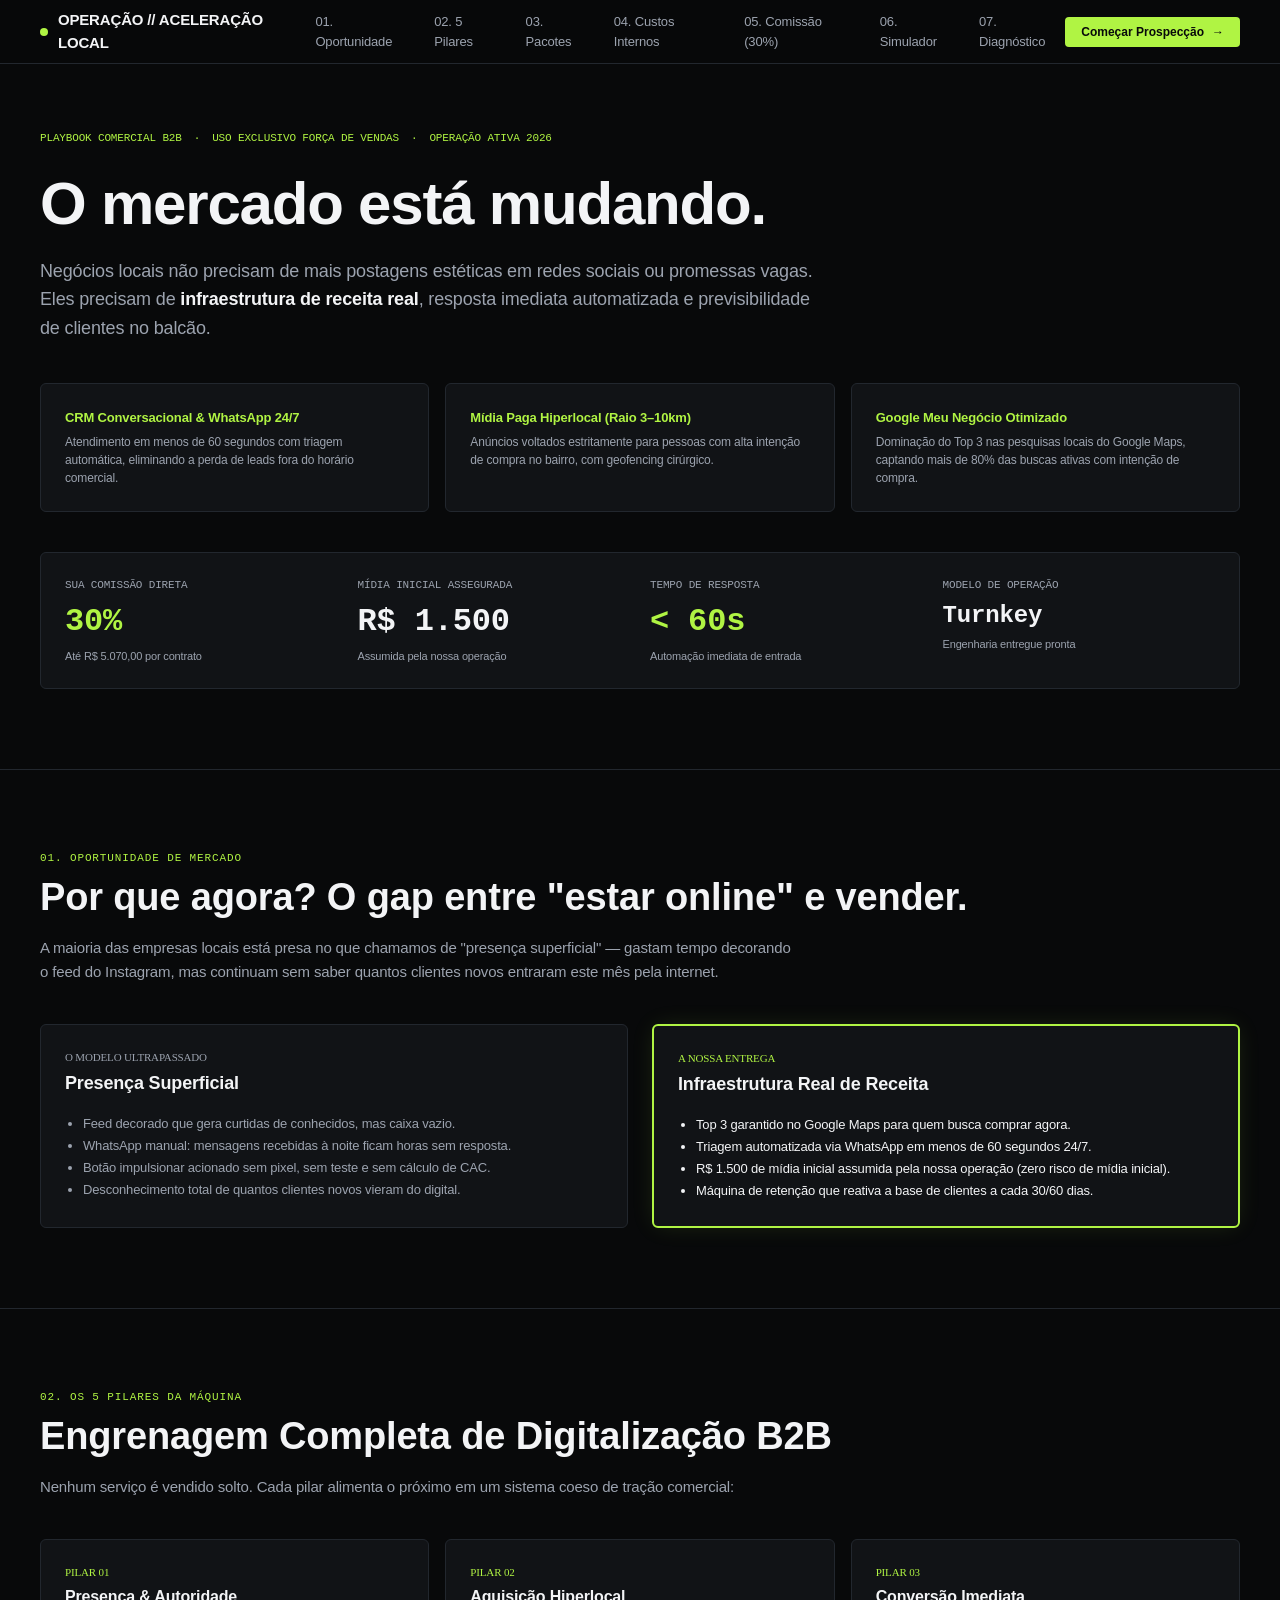
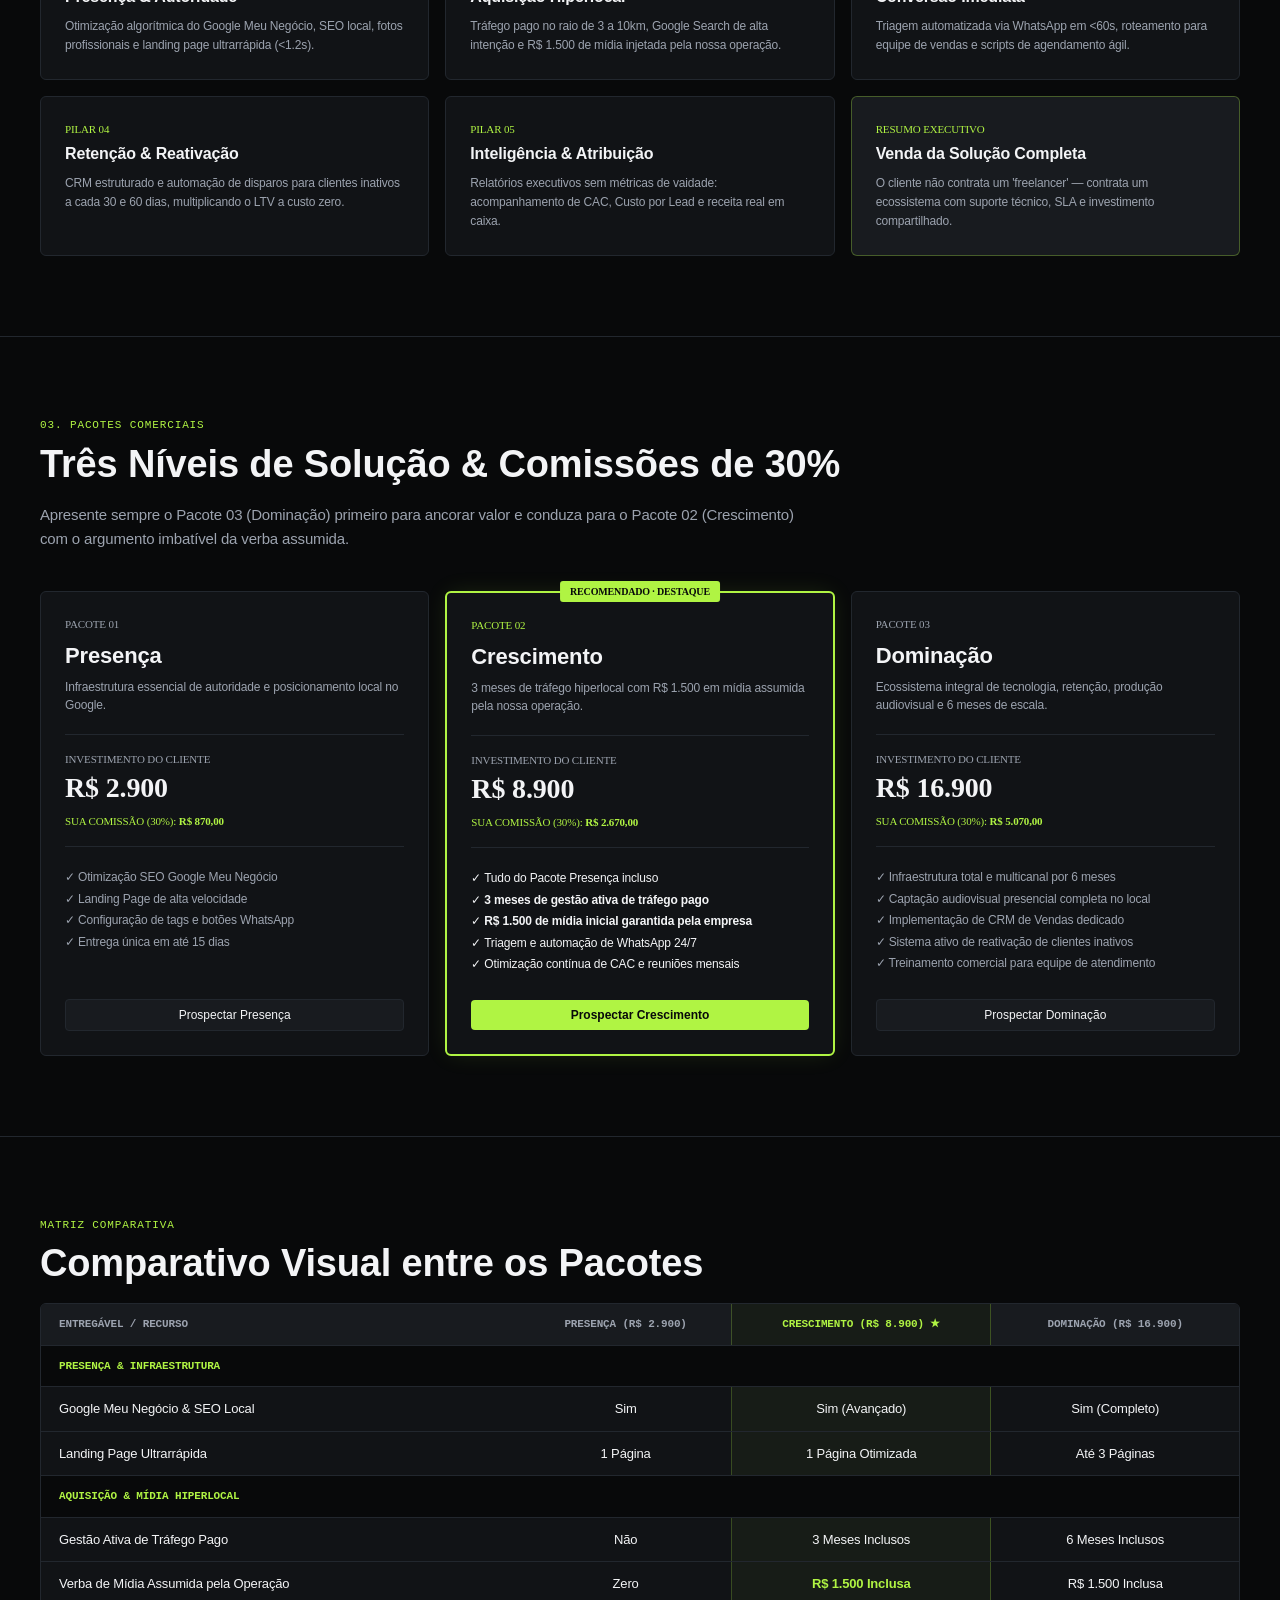
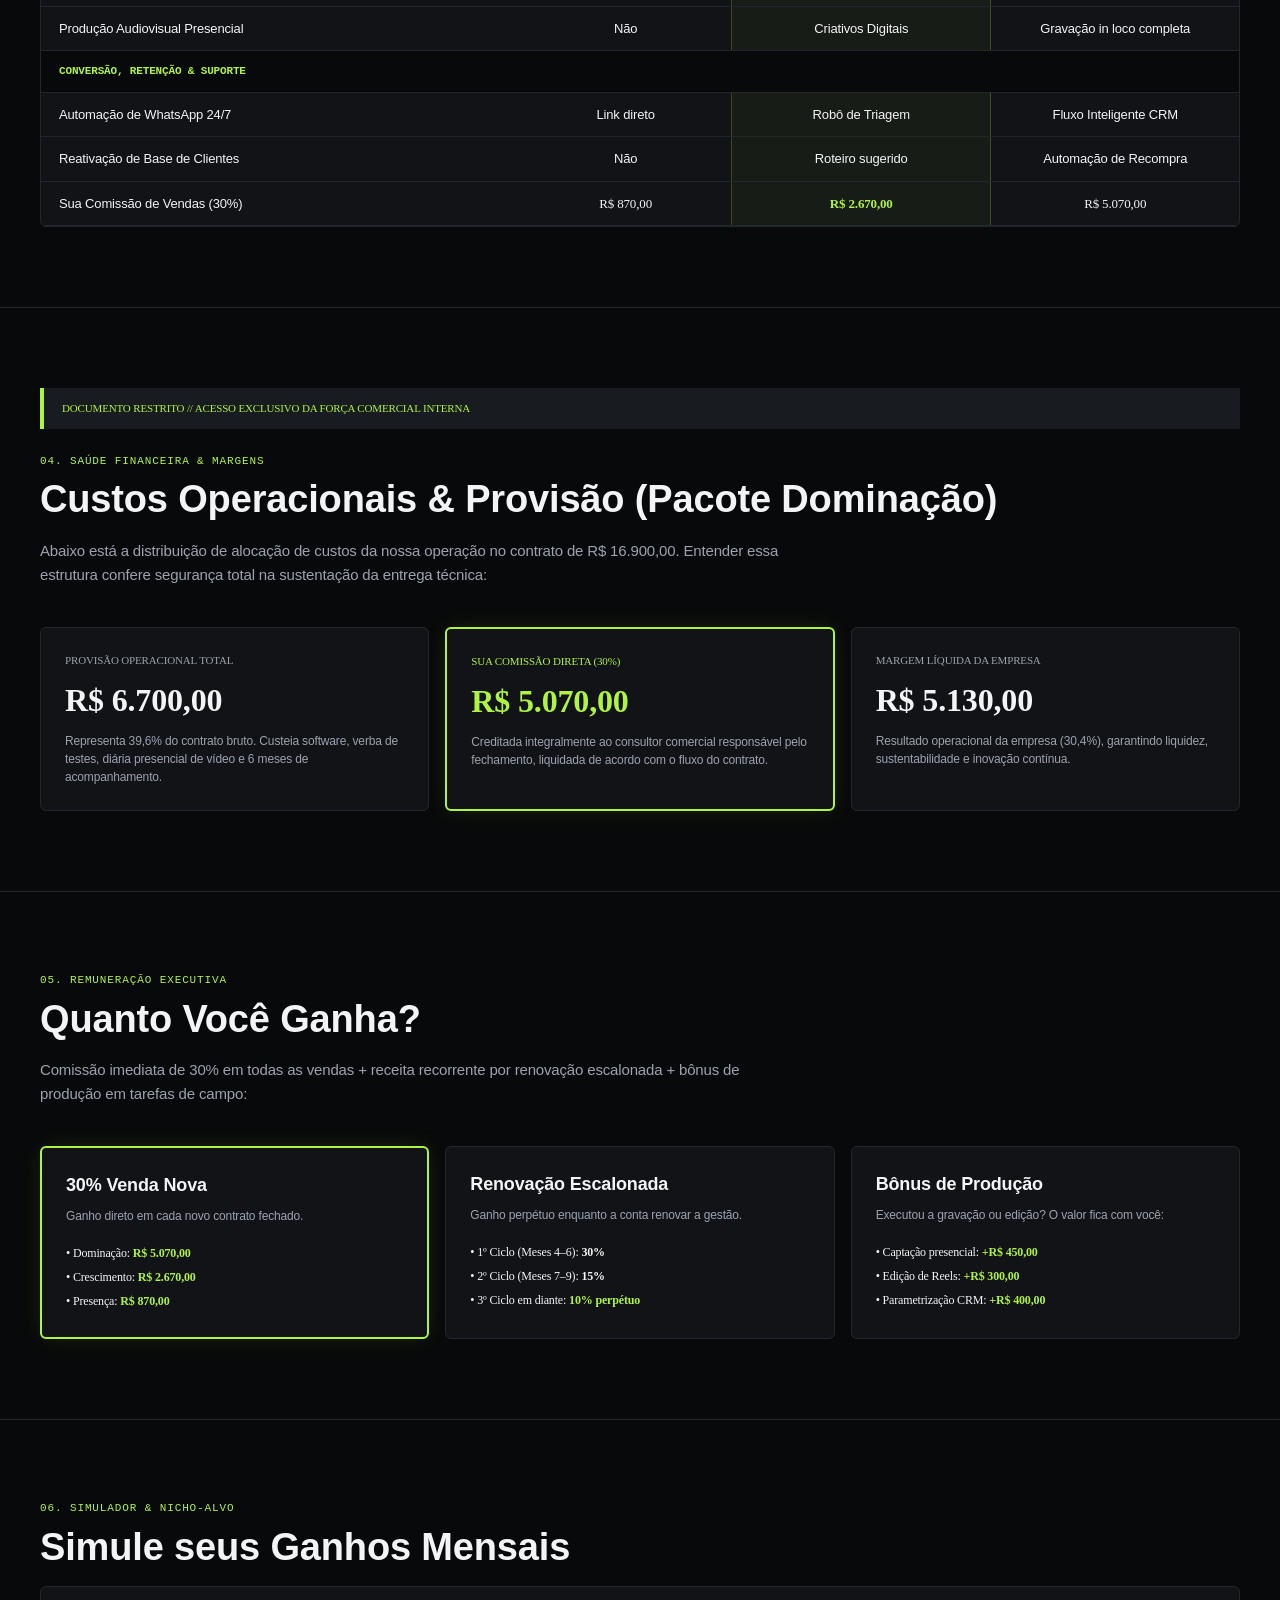
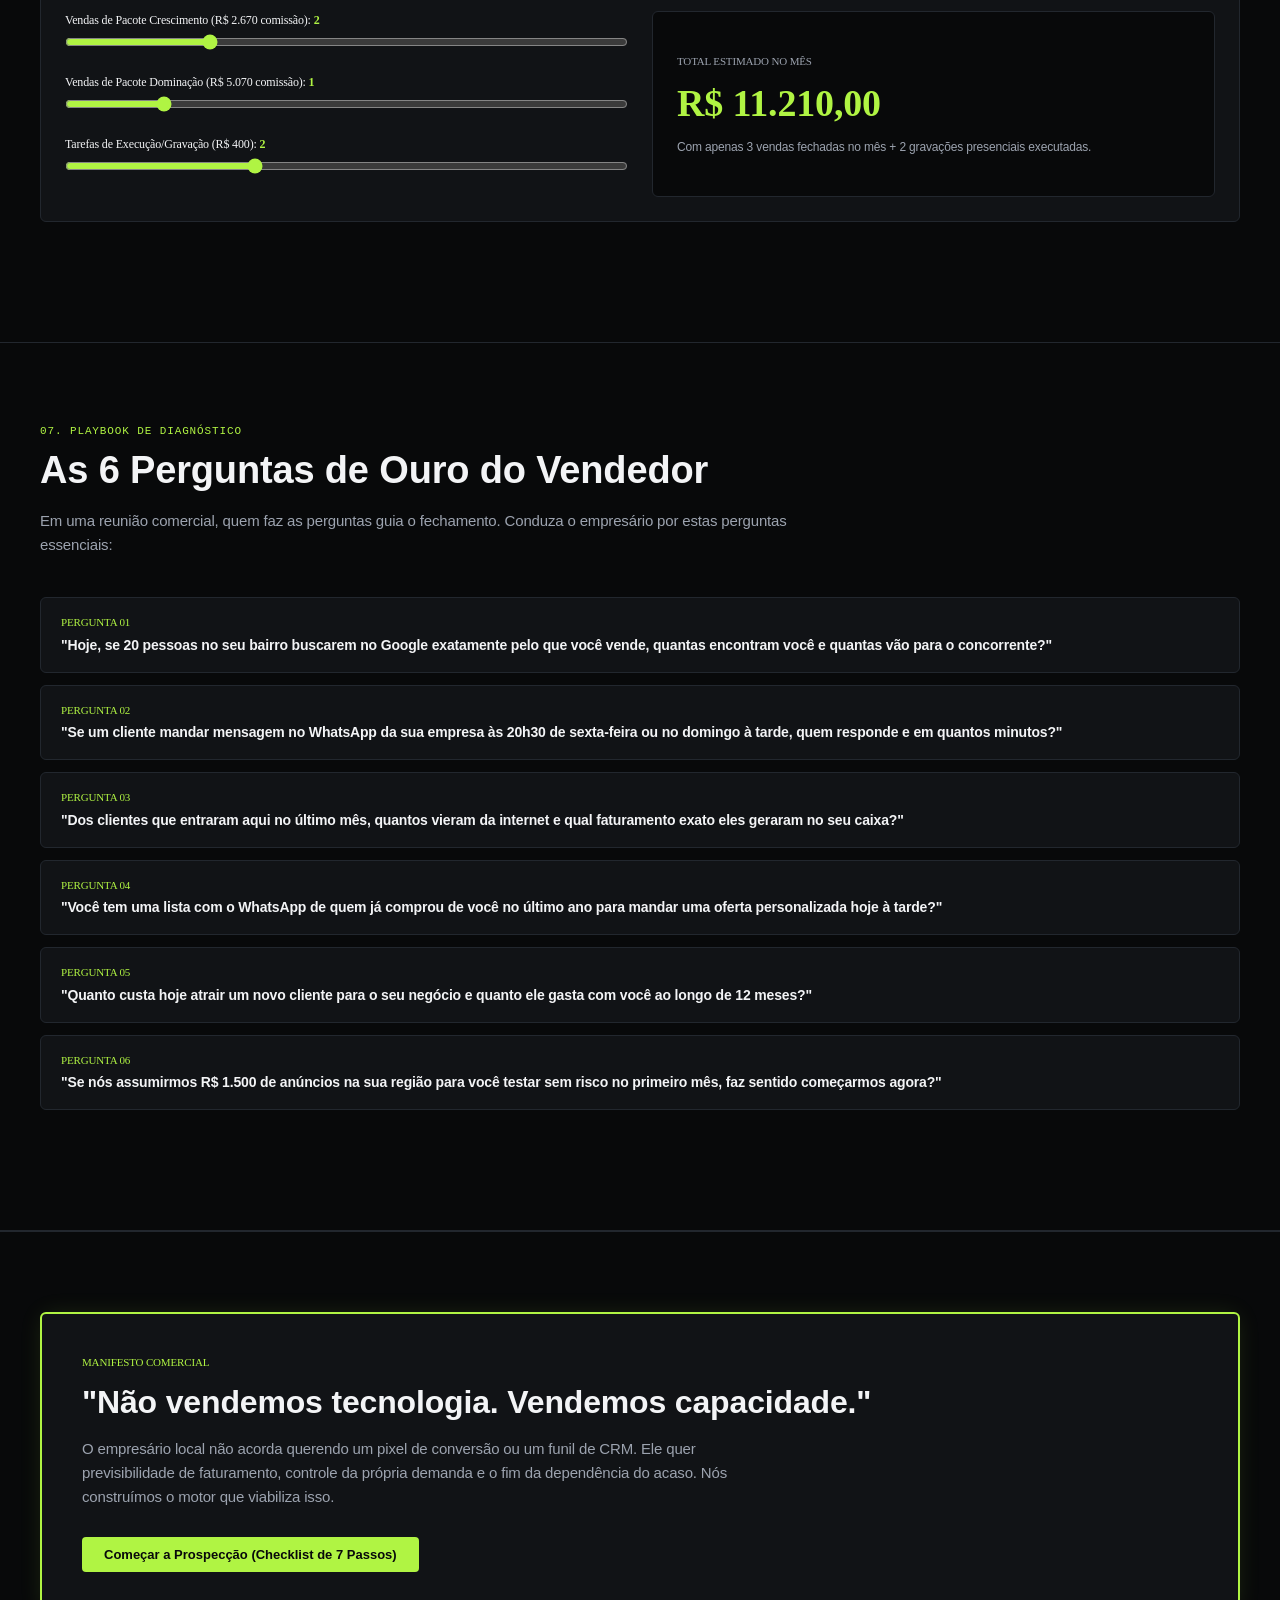
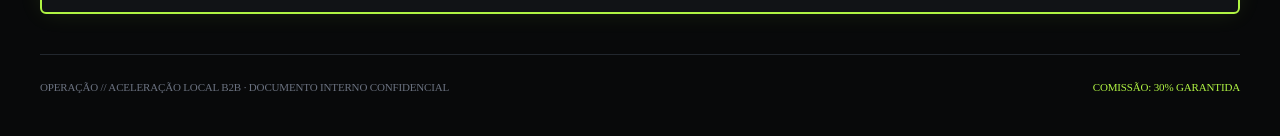
<file: playbook-standalone.html>
<!DOCTYPE html>
<html lang="pt-BR" class="scroll-smooth">
<head>
  <meta charset="UTF-8">
  <meta name="viewport" content="width=device-width, initial-scale=1.0">
  <title>Operação Comercial // Aceleração Local</title>
  <meta name="description" content="Playbook executivo interno de digitalização e aceleração de negócios locais.">
  <style>
    :root {
      --bg-primary: #08090a;
      --bg-surface: #111316;
      --bg-elevated: #181b1f;
      --border-subtle: #22272e;
      --border-highlight: #2f3640;
      --text-primary: #f3f4f6;
      --text-secondary: #9ca3af;
      --text-muted: #6b7280;
      --accent-lime: #b0f443;
      --accent-lime-dim: rgba(176, 244, 67, 0.12);
      --accent-lime-border: rgba(176, 244, 67, 0.3);
    }

    * {
      box-sizing: border-box;
      margin: 0;
      padding: 0;
    }

    body {
      background-color: var(--bg-primary);
      color: var(--text-primary);
      font-family: -apple-system, BlinkMacSystemFont, "Segoe UI", Roboto, Helvetica, Arial, sans-serif;
      line-height: 1.5;
      letter-spacing: -0.01em;
      -webkit-font-smoothing: antialiased;
    }

    /* Scroll progress bar */
    #scroll-progress {
      position: fixed;
      top: 0;
      left: 0;
      height: 3px;
      width: 0%;
      background-color: var(--accent-lime);
      z-index: 100;
      transition: width 0.08s ease-out;
    }

    /* Typography & Utilities */
    .font-mono {
      font-family: ui-monospace, SFMono-Regular, Menlo, Monaco, Consolas, "Liberation Mono", monospace;
    }
    .tabular-nums {
      font-variant-numeric: tabular-nums;
    }
    .text-lime {
      color: var(--accent-lime);
    }
    .text-secondary {
      color: var(--text-secondary);
    }
    .text-muted {
      color: var(--text-muted);
    }
    .border-subtle {
      border: 1px solid var(--border-subtle);
    }
    .bg-surface {
      background-color: var(--bg-surface);
    }
    .bg-elevated {
      background-color: var(--bg-elevated);
    }
    .lime-glow {
      box-shadow: 0 0 24px -4px rgba(176, 244, 67, 0.12);
    }

    .container {
      max-width: 1240px;
      margin: 0 auto;
      padding: 0 20px;
    }

    /* Fixed Navigation */
    header.navbar {
      position: fixed;
      top: 0;
      left: 0;
      right: 0;
      height: 64px;
      background: rgba(8, 9, 10, 0.92);
      backdrop-filter: blur(12px);
      border-bottom: 1px solid var(--border-subtle);
      z-index: 90;
      display: flex;
      align-items: center;
    }
    .nav-inner {
      display: flex;
      align-items: center;
      justify-content: space-between;
      width: 100%;
    }
    .brand-mark {
      display: flex;
      align-items: center;
      gap: 10px;
      text-decoration: none;
      color: var(--text-primary);
      font-weight: 700;
      font-size: 15px;
    }
    .brand-dot {
      width: 8px;
      height: 8px;
      border-radius: 50%;
      background-color: var(--accent-lime);
    }
    .nav-links {
      display: none;
      align-items: center;
      gap: 22px;
    }
    @media (min-width: 980px) {
      .nav-links { display: flex; }
    }
    .nav-links a {
      color: var(--text-secondary);
      text-decoration: none;
      font-size: 13px;
      font-weight: 500;
      transition: color 0.15s;
    }
    .nav-links a:hover {
      color: var(--text-primary);
    }

    /* Buttons */
    .btn-lime {
      background-color: var(--accent-lime);
      color: #08090a;
      font-weight: 600;
      font-size: 12px;
      padding: 8px 16px;
      border-radius: 4px;
      border: none;
      cursor: pointer;
      text-decoration: none;
      display: inline-flex;
      align-items: center;
      gap: 8px;
      transition: transform 0.15s, opacity 0.15s;
      white-space: nowrap;
    }
    .btn-lime:hover {
      opacity: 0.92;
      transform: translateY(-1px);
    }
    .btn-outline {
      background-color: var(--bg-elevated);
      color: var(--text-primary);
      border: 1px solid var(--border-subtle);
      font-size: 12px;
      padding: 8px 14px;
      border-radius: 4px;
      cursor: pointer;
      transition: border-color 0.15s;
    }
    .btn-outline:hover {
      border-color: var(--accent-lime);
    }

    /* Section structure */
    section {
      padding: 80px 0;
      border-bottom: 1px solid var(--border-subtle);
    }
    .section-kicker {
      font-family: ui-monospace, monospace;
      font-size: 11px;
      color: var(--accent-lime);
      text-transform: uppercase;
      letter-spacing: 0.08em;
      margin-bottom: 8px;
    }
    .section-title {
      font-size: 32px;
      font-weight: 700;
      line-height: 1.2;
      margin-bottom: 16px;
      color: var(--text-primary);
    }
    @media (min-width: 768px) {
      .section-title { font-size: 38px; }
    }
    .section-desc {
      font-size: 15px;
      color: var(--text-secondary);
      max-width: 760px;
      line-height: 1.6;
      margin-bottom: 40px;
    }

    /* Hero Section */
    .hero-kicker-bar {
      display: flex;
      flex-wrap: wrap;
      gap: 12px;
      font-size: 11px;
      font-family: ui-monospace, monospace;
      color: var(--accent-lime);
      margin-bottom: 24px;
    }
    .hero-h1 {
      font-size: 44px;
      font-weight: 800;
      letter-spacing: -0.02em;
      line-height: 1.1;
      margin-bottom: 20px;
    }
    @media (min-width: 768px) {
      .hero-h1 { font-size: 60px; }
    }
    .hero-sub {
      font-size: 18px;
      color: var(--text-secondary);
      line-height: 1.6;
      max-width: 780px;
      margin-bottom: 40px;
    }

    /* Grids */
    .grid-3 {
      display: grid;
      grid-template-columns: 1fr;
      gap: 16px;
    }
    @media (min-width: 768px) {
      .grid-3 { grid-template-columns: repeat(3, 1fr); }
    }
    .grid-2 {
      display: grid;
      grid-template-columns: 1fr;
      gap: 24px;
    }
    @media (min-width: 900px) {
      .grid-2 { grid-template-columns: 1fr 1fr; }
    }

    .card {
      background-color: var(--bg-surface);
      border: 1px solid var(--border-subtle);
      border-radius: 6px;
      padding: 24px;
      transition: border-color 0.2s;
    }
    .card:hover {
      border-color: rgba(176, 244, 67, 0.4);
    }
    .card-highlight {
      border: 2px solid var(--accent-lime);
      box-shadow: 0 0 25px -4px rgba(176, 244, 67, 0.15);
      position: relative;
    }

    /* Metrics Bar */
    .metrics-bar {
      display: grid;
      grid-template-columns: repeat(2, 1fr);
      gap: 20px;
      background-color: var(--bg-surface);
      border: 1px solid var(--border-subtle);
      border-radius: 6px;
      padding: 24px;
      margin-top: 40px;
    }
    @media (min-width: 768px) {
      .metrics-bar { grid-template-columns: repeat(4, 1fr); }
    }
    .metric-val {
      font-size: 32px;
      font-weight: 700;
      color: var(--accent-lime);
      font-family: ui-monospace, monospace;
    }
    .metric-lbl {
      font-size: 11px;
      font-family: ui-monospace, monospace;
      color: var(--text-secondary);
      margin-bottom: 4px;
      text-transform: uppercase;
    }

    /* Comparison Table */
    .table-container {
      width: 100%;
      overflow-x: auto;
      background-color: var(--bg-surface);
      border: 1px solid var(--border-subtle);
      border-radius: 6px;
    }
    table {
      width: 100%;
      border-collapse: collapse;
      text-align: left;
      font-size: 13px;
      min-width: 700px;
    }
    th, td {
      padding: 12px 18px;
      border-bottom: 1px solid var(--border-subtle);
    }
    th {
      background-color: var(--bg-elevated);
      font-family: ui-monospace, monospace;
      font-size: 11px;
      text-transform: uppercase;
      color: var(--text-secondary);
    }
    .th-rec, .td-rec {
      background-color: rgba(176, 244, 67, 0.04);
      border-left: 1px solid rgba(176, 244, 67, 0.25);
      border-right: 1px solid rgba(176, 244, 67, 0.25);
    }
    .group-row {
      background-color: #08090a;
      color: var(--accent-lime);
      font-family: ui-monospace, monospace;
      font-size: 11px;
      font-weight: 600;
      text-transform: uppercase;
    }

    /* Modal */
    #modal-overlay {
      display: none;
      position: fixed;
      top: 0; left: 0; right: 0; bottom: 0;
      background-color: rgba(8, 9, 10, 0.85);
      backdrop-filter: blur(8px);
      z-index: 200;
      padding: 20px;
      align-items: center;
      justify-content: center;
    }
    #modal-overlay.active {
      display: flex;
    }
    .modal-box {
      background-color: var(--bg-surface);
      border: 1px solid var(--border-subtle);
      border-radius: 8px;
      width: 100%;
      max-width: 760px;
      max-height: 88vh;
      overflow-y: auto;
      padding: 28px;
      box-shadow: 0 10px 40px rgba(0,0,0,0.8);
      position: relative;
    }
    .step-item {
      padding: 16px;
      background-color: var(--bg-primary);
      border: 1px solid var(--border-subtle);
      border-radius: 6px;
      margin-bottom: 12px;
      display: flex;
      gap: 14px;
      align-items: flex-start;
    }
    .step-check {
      margin-top: 3px;
      width: 18px;
      height: 18px;
      accent-color: var(--accent-lime);
      cursor: pointer;
    }
  </style>
</head>
<body>

  <!-- Top Scroll Progress Bar -->
  <div id="scroll-progress"></div>

  <!-- Discrete Fixed Top Navbar -->
  <header class="navbar">
    <div class="container nav-inner">
      <a href="#hero" class="brand-mark">
        <span class="brand-dot"></span>
        <span>OPERAÇÃO // ACELERAÇÃO LOCAL</span>
      </a>

      <nav class="nav-links">
        <a href="#mercado">01. Oportunidade</a>
        <a href="#pilares">02. 5 Pilares</a>
        <a href="#pacotes">03. Pacotes</a>
        <a href="#custos">04. Custos Internos</a>
        <a href="#remuneracao">05. Comissão (30%)</a>
        <a href="#simulador">06. Simulador</a>
        <a href="#playbook">07. Diagnóstico</a>
      </nav>

      <button class="btn-lime" onclick="openModal()">
        <span>Começar Prospecção</span>
        <span>→</span>
      </button>
    </div>
  </header>

  <!-- 1. Hero / Abertura -->
  <section id="hero" style="padding-top: 130px;">
    <div class="container">
      <div class="hero-kicker-bar">
        <span>PLAYBOOK COMERCIAL B2B</span>
        <span>·</span>
        <span>USO EXCLUSIVO FORÇA DE VENDAS</span>
        <span>·</span>
        <span>OPERAÇÃO ATIVA 2026</span>
      </div>

      <h1 class="hero-h1">O mercado está mudando.</h1>
      
      <p class="hero-sub">
        Negócios locais não precisam de mais postagens estéticas em redes sociais ou promessas vagas. Eles precisam de <strong style="color:#f3f4f6;">infraestrutura de receita real</strong>, resposta imediata automatizada e previsibilidade de clientes no balcão.
      </p>

      <div class="grid-3" style="margin-bottom: 30px;">
        <div class="card">
          <div style="color:var(--accent-lime); font-size:13px; font-weight:600; margin-bottom:6px;">
            CRM Conversacional & WhatsApp 24/7
          </div>
          <p style="font-size:12px; color:var(--text-secondary); line-height:1.5;">
            Atendimento em menos de 60 segundos com triagem automática, eliminando a perda de leads fora do horário comercial.
          </p>
        </div>

        <div class="card">
          <div style="color:var(--accent-lime); font-size:13px; font-weight:600; margin-bottom:6px;">
            Mídia Paga Hiperlocal (Raio 3–10km)
          </div>
          <p style="font-size:12px; color:var(--text-secondary); line-height:1.5;">
            Anúncios voltados estritamente para pessoas com alta intenção de compra no bairro, com geofencing cirúrgico.
          </p>
        </div>

        <div class="card">
          <div style="color:var(--accent-lime); font-size:13px; font-weight:600; margin-bottom:6px;">
            Google Meu Negócio Otimizado
          </div>
          <p style="font-size:12px; color:var(--text-secondary); line-height:1.5;">
            Dominação do Top 3 nas pesquisas locais do Google Maps, captando mais de 80% das buscas ativas com intenção de compra.
          </p>
        </div>
      </div>

      <div class="metrics-bar">
        <div>
          <div class="metric-lbl">SUA COMISSÃO DIRETA</div>
          <div class="metric-val">30%</div>
          <div style="font-size:11px; color:var(--text-secondary); margin-top:2px;">Até R$ 5.070,00 por contrato</div>
        </div>
        <div>
          <div class="metric-lbl">MÍDIA INICIAL ASSEGURADA</div>
          <div class="metric-val" style="color:#f3f4f6;">R$ 1.500</div>
          <div style="font-size:11px; color:var(--text-secondary); margin-top:2px;">Assumida pela nossa operação</div>
        </div>
        <div>
          <div class="metric-lbl">TEMPO DE RESPOSTA</div>
          <div class="metric-val">&lt; 60s</div>
          <div style="font-size:11px; color:var(--text-secondary); margin-top:2px;">Automação imediata de entrada</div>
        </div>
        <div>
          <div class="metric-lbl">MODELO DE OPERAÇÃO</div>
          <div class="metric-val" style="color:#f3f4f6; font-size:24px;">Turnkey</div>
          <div style="font-size:11px; color:var(--text-secondary); margin-top:2px;">Engenharia entregue pronta</div>
        </div>
      </div>
    </div>
  </section>

  <!-- 2. Por que agora? Oportunidade e Gap Tecnológico -->
  <section id="mercado">
    <div class="container">
      <div class="section-kicker">01. OPORTUNIDADE DE MERCADO</div>
      <h2 class="section-title">Por que agora? O gap entre "estar online" e vender.</h2>
      <p class="section-desc">
        A maioria das empresas locais está presa no que chamamos de "presença superficial" — gastam tempo decorando o feed do Instagram, mas continuam sem saber quantos clientes novos entraram este mês pela internet.
      </p>

      <div class="grid-2">
        <div class="card">
          <div style="font-family:ui-monospace; font-size:11px; color:var(--text-secondary); margin-bottom:4px;">O MODELO ULTRAPASSADO</div>
          <h3 style="font-size:18px; font-weight:700; margin-bottom:16px;">Presença Superficial</h3>
          <ul style="font-size:13px; color:var(--text-secondary); line-height:1.7; padding-left:18px;">
            <li>Feed decorado que gera curtidas de conhecidos, mas caixa vazio.</li>
            <li>WhatsApp manual: mensagens recebidas à noite ficam horas sem resposta.</li>
            <li>Botão impulsionar acionado sem pixel, sem teste e sem cálculo de CAC.</li>
            <li>Desconhecimento total de quantos clientes novos vieram do digital.</li>
          </ul>
        </div>

        <div class="card card-highlight">
          <div style="font-family:ui-monospace; font-size:11px; color:var(--accent-lime); margin-bottom:4px;">A NOSSA ENTREGA</div>
          <h3 style="font-size:18px; font-weight:700; margin-bottom:16px;">Infraestrutura Real de Receita</h3>
          <ul style="font-size:13px; color:var(--text-primary); line-height:1.7; padding-left:18px;">
            <li>Top 3 garantido no Google Maps para quem busca comprar agora.</li>
            <li>Triagem automatizada via WhatsApp em menos de 60 segundos 24/7.</li>
            <li>R$ 1.500 de mídia inicial assumida pela nossa operação (zero risco de mídia inicial).</li>
            <li>Máquina de retenção que reativa a base de clientes a cada 30/60 dias.</li>
          </ul>
        </div>
      </div>
    </div>
  </section>

  <!-- 3. Os 5 Pilares do Ecossistema -->
  <section id="pilares">
    <div class="container">
      <div class="section-kicker">02. OS 5 PILARES DA MÁQUINA</div>
      <h2 class="section-title">Engrenagem Completa de Digitalização B2B</h2>
      <p class="section-desc">
        Nenhum serviço é vendido solto. Cada pilar alimenta o próximo em um sistema coeso de tração comercial:
      </p>

      <div class="grid-3">
        <div class="card">
          <div style="font-family:ui-monospace; font-size:11px; color:var(--accent-lime); margin-bottom:4px;">PILAR 01</div>
          <h3 style="font-size:16px; font-weight:700; margin-bottom:8px;">Presença & Autoridade</h3>
          <p style="font-size:12px; color:var(--text-secondary); line-height:1.6;">
            Otimização algorítmica do Google Meu Negócio, SEO local, fotos profissionais e landing page ultrarrápida (&lt;1.2s).
          </p>
        </div>

        <div class="card">
          <div style="font-family:ui-monospace; font-size:11px; color:var(--accent-lime); margin-bottom:4px;">PILAR 02</div>
          <h3 style="font-size:16px; font-weight:700; margin-bottom:8px;">Aquisição Hiperlocal</h3>
          <p style="font-size:12px; color:var(--text-secondary); line-height:1.6;">
            Tráfego pago no raio de 3 a 10km, Google Search de alta intenção e R$ 1.500 de mídia injetada pela nossa operação.
          </p>
        </div>

        <div class="card">
          <div style="font-family:ui-monospace; font-size:11px; color:var(--accent-lime); margin-bottom:4px;">PILAR 03</div>
          <h3 style="font-size:16px; font-weight:700; margin-bottom:8px;">Conversão Imediata</h3>
          <p style="font-size:12px; color:var(--text-secondary); line-height:1.6;">
            Triagem automatizada via WhatsApp em &lt;60s, roteamento para equipe de vendas e scripts de agendamento ágil.
          </p>
        </div>

        <div class="card">
          <div style="font-family:ui-monospace; font-size:11px; color:var(--accent-lime); margin-bottom:4px;">PILAR 04</div>
          <h3 style="font-size:16px; font-weight:700; margin-bottom:8px;">Retenção & Reativação</h3>
          <p style="font-size:12px; color:var(--text-secondary); line-height:1.6;">
            CRM estruturado e automação de disparos para clientes inativos a cada 30 e 60 dias, multiplicando o LTV a custo zero.
          </p>
        </div>

        <div class="card">
          <div style="font-family:ui-monospace; font-size:11px; color:var(--accent-lime); margin-bottom:4px;">PILAR 05</div>
          <h3 style="font-size:16px; font-weight:700; margin-bottom:8px;">Inteligência & Atribuição</h3>
          <p style="font-size:12px; color:var(--text-secondary); line-height:1.6;">
            Relatórios executivos sem métricas de vaidade: acompanhamento de CAC, Custo por Lead e receita real em caixa.
          </p>
        </div>

        <div class="card" style="background-color: var(--bg-elevated); border-color: rgba(176,244,67,0.3);">
          <div style="font-family:ui-monospace; font-size:11px; color:var(--accent-lime); margin-bottom:4px;">RESUMO EXECUTIVO</div>
          <h3 style="font-size:16px; font-weight:700; margin-bottom:8px;">Venda da Solução Completa</h3>
          <p style="font-size:12px; color:var(--text-secondary); line-height:1.6;">
            O cliente não contrata um 'freelancer' — contrata um ecossistema com suporte técnico, SLA e investimento compartilhado.
          </p>
        </div>
      </div>
    </div>
  </section>

  <!-- 4. Como funciona a venda & Os Três Pacotes -->
  <section id="pacotes">
    <div class="container">
      <div class="section-kicker">03. PACOTES COMERCIAIS</div>
      <h2 class="section-title">Três Níveis de Solução & Comissões de 30%</h2>
      <p class="section-desc">
        Apresente sempre o Pacote 03 (Dominação) primeiro para ancorar valor e conduza para o Pacote 02 (Crescimento) com o argumento imbatível da verba assumida.
      </p>

      <div class="grid-3" style="align-items:stretch;">
        
        <!-- Pacote 01 -->
        <div class="card" style="display:flex; flex-direction:column; justify-content:space-between;">
          <div>
            <div style="font-family:ui-monospace; font-size:11px; color:var(--text-secondary);">PACOTE 01</div>
            <h3 style="font-size:22px; font-weight:700; margin:6px 0;">Presença</h3>
            <p style="font-size:12px; color:var(--text-secondary); margin-bottom:20px;">
              Infraestrutura essencial de autoridade e posicionamento local no Google.
            </p>

            <div style="padding:16px 0; border-top:1px solid var(--border-subtle); border-bottom:1px solid var(--border-subtle); margin-bottom:20px;">
              <div style="font-size:11px; font-family:ui-monospace; color:var(--text-secondary);">INVESTIMENTO DO CLIENTE</div>
              <div style="font-size:28px; font-weight:800; font-family:ui-monospace; color:#f3f4f6;">R$ 2.900</div>
              <div style="font-size:11px; font-family:ui-monospace; color:var(--accent-lime); margin-top:4px;">
                SUA COMISSÃO (30%): <strong>R$ 870,00</strong>
              </div>
            </div>

            <ul style="font-size:12px; color:var(--text-secondary); line-height:1.8; list-style:none;">
              <li>✓ Otimização SEO Google Meu Negócio</li>
              <li>✓ Landing Page de alta velocidade</li>
              <li>✓ Configuração de tags e botões WhatsApp</li>
              <li>✓ Entrega única em até 15 dias</li>
            </ul>
          </div>

          <button class="btn-outline" style="width:100%; margin-top:24px;" onclick="openModal()">
            Prospectar Presença
          </button>
        </div>

        <!-- Pacote 02 -->
        <div class="card card-highlight" style="display:flex; flex-direction:column; justify-content:space-between;">
          <div style="position:absolute; top:-12px; left:50%; transform:translateX(-50%); background:var(--accent-lime); color:#08090a; font-size:10px; font-weight:700; font-family:ui-monospace; padding:3px 10px; border-radius:3px; text-transform:uppercase;">
            RECOMENDADO · DESTAQUE
          </div>

          <div>
            <div style="font-family:ui-monospace; font-size:11px; color:var(--accent-lime);">PACOTE 02</div>
            <h3 style="font-size:22px; font-weight:700; margin:6px 0;">Crescimento</h3>
            <p style="font-size:12px; color:var(--text-secondary); margin-bottom:20px;">
              3 meses de tráfego hiperlocal com R$ 1.500 em mídia assumida pela nossa operação.
            </p>

            <div style="padding:16px 0; border-top:1px solid var(--border-subtle); border-bottom:1px solid var(--border-subtle); margin-bottom:20px;">
              <div style="font-size:11px; font-family:ui-monospace; color:var(--text-secondary);">INVESTIMENTO DO CLIENTE</div>
              <div style="font-size:28px; font-weight:800; font-family:ui-monospace; color:#f3f4f6;">R$ 8.900</div>
              <div style="font-size:11px; font-family:ui-monospace; color:var(--accent-lime); margin-top:4px;">
                SUA COMISSÃO (30%): <strong>R$ 2.670,00</strong>
              </div>
            </div>

            <ul style="font-size:12px; color:var(--text-primary); line-height:1.8; list-style:none;">
              <li>✓ Tudo do Pacote Presença incluso</li>
              <li>✓ <strong>3 meses de gestão ativa de tráfego pago</strong></li>
              <li>✓ <strong>R$ 1.500 de mídia inicial garantida pela empresa</strong></li>
              <li>✓ Triagem e automação de WhatsApp 24/7</li>
              <li>✓ Otimização contínua de CAC e reuniões mensais</li>
            </ul>
          </div>

          <button class="btn-lime" style="width:100%; justify-content:center; margin-top:24px;" onclick="openModal()">
            Prospectar Crescimento
          </button>
        </div>

        <!-- Pacote 03 -->
        <div class="card" style="display:flex; flex-direction:column; justify-content:space-between;">
          <div>
            <div style="font-family:ui-monospace; font-size:11px; color:var(--text-secondary);">PACOTE 03</div>
            <h3 style="font-size:22px; font-weight:700; margin:6px 0;">Dominação</h3>
            <p style="font-size:12px; color:var(--text-secondary); margin-bottom:20px;">
              Ecossistema integral de tecnologia, retenção, produção audiovisual e 6 meses de escala.
            </p>

            <div style="padding:16px 0; border-top:1px solid var(--border-subtle); border-bottom:1px solid var(--border-subtle); margin-bottom:20px;">
              <div style="font-size:11px; font-family:ui-monospace; color:var(--text-secondary);">INVESTIMENTO DO CLIENTE</div>
              <div style="font-size:28px; font-weight:800; font-family:ui-monospace; color:#f3f4f6;">R$ 16.900</div>
              <div style="font-size:11px; font-family:ui-monospace; color:var(--accent-lime); margin-top:4px;">
                SUA COMISSÃO (30%): <strong>R$ 5.070,00</strong>
              </div>
            </div>

            <ul style="font-size:12px; color:var(--text-secondary); line-height:1.8; list-style:none;">
              <li>✓ Infraestrutura total e multicanal por 6 meses</li>
              <li>✓ Captação audiovisual presencial completa no local</li>
              <li>✓ Implementação de CRM de Vendas dedicado</li>
              <li>✓ Sistema ativo de reativação de clientes inativos</li>
              <li>✓ Treinamento comercial para equipe de atendimento</li>
            </ul>
          </div>

          <button class="btn-outline" style="width:100%; margin-top:24px;" onclick="openModal()">
            Prospectar Dominação
          </button>
        </div>

      </div>
    </div>
  </section>

  <!-- 5. Tabela Comparativa Visual -->
  <section>
    <div class="container">
      <div class="section-kicker">MATRIZ COMPARATIVA</div>
      <h2 class="section-title">Comparativo Visual entre os Pacotes</h2>
      
      <div class="table-container">
        <table>
          <thead>
            <tr>
              <th style="width:40%;">Entregável / Recurso</th>
              <th style="text-align:center;">Presença (R$ 2.900)</th>
              <th class="th-rec" style="text-align:center; color:var(--accent-lime);">Crescimento (R$ 8.900) ★</th>
              <th style="text-align:center;">Dominação (R$ 16.900)</th>
            </tr>
          </thead>
          <tbody>
            <tr class="group-row"><td colspan="4">Presença & Infraestrutura</td></tr>
            <tr>
              <td>Google Meu Negócio & SEO Local</td>
              <td style="text-align:center;">Sim</td>
              <td class="td-rec" style="text-align:center;">Sim (Avançado)</td>
              <td style="text-align:center;">Sim (Completo)</td>
            </tr>
            <tr>
              <td>Landing Page Ultrarrápida</td>
              <td style="text-align:center;">1 Página</td>
              <td class="td-rec" style="text-align:center;">1 Página Otimizada</td>
              <td style="text-align:center;">Até 3 Páginas</td>
            </tr>

            <tr class="group-row"><td colspan="4">Aquisição & Mídia Hiperlocal</td></tr>
            <tr>
              <td>Gestão Ativa de Tráfego Pago</td>
              <td style="text-align:center;">Não</td>
              <td class="td-rec" style="text-align:center;">3 Meses Inclusos</td>
              <td style="text-align:center;">6 Meses Inclusos</td>
            </tr>
            <tr>
              <td>Verba de Mídia Assumida pela Operação</td>
              <td style="text-align:center;">Zero</td>
              <td class="td-rec" style="text-align:center; font-weight:700; color:var(--accent-lime);">R$ 1.500 Inclusa</td>
              <td style="text-align:center;">R$ 1.500 Inclusa</td>
            </tr>
            <tr>
              <td>Produção Audiovisual Presencial</td>
              <td style="text-align:center;">Não</td>
              <td class="td-rec" style="text-align:center;">Criativos Digitais</td>
              <td style="text-align:center;">Gravação in loco completa</td>
            </tr>

            <tr class="group-row"><td colspan="4">Conversão, Retenção & Suporte</td></tr>
            <tr>
              <td>Automação de WhatsApp 24/7</td>
              <td style="text-align:center;">Link direto</td>
              <td class="td-rec" style="text-align:center;">Robô de Triagem</td>
              <td style="text-align:center;">Fluxo Inteligente CRM</td>
            </tr>
            <tr>
              <td>Reativação de Base de Clientes</td>
              <td style="text-align:center;">Não</td>
              <td class="td-rec" style="text-align:center;">Roteiro sugerido</td>
              <td style="text-align:center;">Automação de Recompra</td>
            </tr>
            <tr>
              <td>Sua Comissão de Vendas (30%)</td>
              <td style="text-align:center; font-family:ui-monospace;">R$ 870,00</td>
              <td class="td-rec" style="text-align:center; font-family:ui-monospace; font-weight:700; color:var(--accent-lime);">R$ 2.670,00</td>
              <td style="text-align:center; font-family:ui-monospace;">R$ 5.070,00</td>
            </tr>
          </tbody>
        </table>
      </div>
    </div>
  </section>

  <!-- 6. Custos Operacionais (Interno Restrito) -->
  <section id="custos">
    <div class="container">
      <div style="background-color:#181b1f; border-left:4px solid var(--accent-lime); padding:12px 18px; margin-bottom:24px; font-family:ui-monospace; font-size:11px; color:var(--accent-lime);">
        DOCUMENTO RESTRITO // ACESSO EXCLUSIVO DA FORÇA COMERCIAL INTERNA
      </div>

      <div class="section-kicker">04. SAÚDE FINANCEIRA & MARGENS</div>
      <h2 class="section-title">Custos Operacionais & Provisão (Pacote Dominação)</h2>
      <p class="section-desc">
        Abaixo está a distribuição de alocação de custos da nossa operação no contrato de R$ 16.900,00. Entender essa estrutura confere segurança total na sustentação da entrega técnica:
      </p>

      <div class="grid-3">
        <div class="card">
          <div style="font-family:ui-monospace; font-size:11px; color:var(--text-secondary);">PROVISÃO OPERACIONAL TOTAL</div>
          <div style="font-size:32px; font-weight:800; font-family:ui-monospace; color:#f3f4f6; margin:8px 0;">R$ 6.700,00</div>
          <p style="font-size:12px; color:var(--text-secondary); line-height:1.5;">
            Representa 39,6% do contrato bruto. Custeia software, verba de testes, diária presencial de vídeo e 6 meses de acompanhamento.
          </p>
        </div>

        <div class="card card-highlight">
          <div style="font-family:ui-monospace; font-size:11px; color:var(--accent-lime);">SUA COMISSÃO DIRETA (30%)</div>
          <div style="font-size:32px; font-weight:800; font-family:ui-monospace; color:var(--accent-lime); margin:8px 0;">R$ 5.070,00</div>
          <p style="font-size:12px; color:var(--text-secondary); line-height:1.5;">
            Creditada integralmente ao consultor comercial responsável pelo fechamento, liquidada de acordo com o fluxo do contrato.
          </p>
        </div>

        <div class="card">
          <div style="font-family:ui-monospace; font-size:11px; color:var(--text-secondary);">MARGEM LÍQUIDA DA EMPRESA</div>
          <div style="font-size:32px; font-weight:800; font-family:ui-monospace; color:#f3f4f6; margin:8px 0;">R$ 5.130,00</div>
          <p style="font-size:12px; color:var(--text-secondary); line-height:1.5;">
            Resultado operacional da empresa (30,4%), garantindo liquidez, sustentabilidade e inovação contínua.
          </p>
        </div>
      </div>
    </div>
  </section>

  <!-- 7. Remuneração: 30% + Renovação + Bônus de Produção -->
  <section id="remuneracao">
    <div class="container">
      <div class="section-kicker">05. REMUNERAÇÃO EXECUTIVA</div>
      <h2 class="section-title">Quanto Você Ganha?</h2>
      <p class="section-desc">
        Comissão imediata de 30% em todas as vendas + receita recorrente por renovação escalonada + bônus de produção em tarefas de campo:
      </p>

      <div class="grid-3">
        <div class="card card-highlight">
          <h3 style="font-size:18px; font-weight:700; margin-bottom:8px;">30% Venda Nova</h3>
          <p style="font-size:12px; color:var(--text-secondary); margin-bottom:16px;">
            Ganho direto em cada novo contrato fechado.
          </p>
          <div style="font-family:ui-monospace; font-size:12px; line-height:2;">
            <div>• Dominação: <strong style="color:var(--accent-lime);">R$ 5.070,00</strong></div>
            <div>• Crescimento: <strong style="color:var(--accent-lime);">R$ 2.670,00</strong></div>
            <div>• Presença: <strong style="color:var(--accent-lime);">R$ 870,00</strong></div>
          </div>
        </div>

        <div class="card">
          <h3 style="font-size:18px; font-weight:700; margin-bottom:8px;">Renovação Escalonada</h3>
          <p style="font-size:12px; color:var(--text-secondary); margin-bottom:16px;">
            Ganho perpétuo enquanto a conta renovar a gestão.
          </p>
          <div style="font-family:ui-monospace; font-size:12px; line-height:2;">
            <div>• 1º Ciclo (Meses 4–6): <strong>30%</strong></div>
            <div>• 2º Ciclo (Meses 7–9): <strong>15%</strong></div>
            <div>• 3º Ciclo em diante: <strong style="color:var(--accent-lime);">10% perpétuo</strong></div>
          </div>
        </div>

        <div class="card">
          <h3 style="font-size:18px; font-weight:700; margin-bottom:8px;">Bônus de Produção</h3>
          <p style="font-size:12px; color:var(--text-secondary); margin-bottom:16px;">
            Executou a gravação ou edição? O valor fica com você:
          </p>
          <div style="font-family:ui-monospace; font-size:12px; line-height:2;">
            <div>• Captação presencial: <strong style="color:var(--accent-lime);">+R$ 450,00</strong></div>
            <div>• Edição de Reels: <strong style="color:var(--accent-lime);">+R$ 300,00</strong></div>
            <div>• Parametrização CRM: <strong style="color:var(--accent-lime);">+R$ 400,00</strong></div>
          </div>
        </div>
      </div>
    </div>
  </section>

  <!-- 8. Simulador Matemático & Checklist de Alvos -->
  <section id="simulador">
    <div class="container">
      <div class="section-kicker">06. SIMULADOR & NICHO-ALVO</div>
      <h2 class="section-title">Simule seus Ganhos Mensais</h2>
      
      <div class="card" style="margin-bottom:40px;">
        <div class="grid-2">
          <div>
            <div style="margin-bottom:16px;">
              <label style="font-size:12px; font-family:ui-monospace; display:block; margin-bottom:4px;">
                Vendas de Pacote Crescimento (R$ 2.670 comissão): <span id="p2-count-val" style="color:var(--accent-lime); font-weight:700;">2</span>
              </label>
              <input type="range" id="p2-slider" min="0" max="8" value="2" style="width:100%; accent-color:var(--accent-lime);" oninput="updateSim()">
            </div>

            <div style="margin-bottom:16px;">
              <label style="font-size:12px; font-family:ui-monospace; display:block; margin-bottom:4px;">
                Vendas de Pacote Dominação (R$ 5.070 comissão): <span id="p3-count-val" style="color:var(--accent-lime); font-weight:700;">1</span>
              </label>
              <input type="range" id="p3-slider" min="0" max="6" value="1" style="width:100%; accent-color:var(--accent-lime);" oninput="updateSim()">
            </div>

            <div style="margin-bottom:16px;">
              <label style="font-size:12px; font-family:ui-monospace; display:block; margin-bottom:4px;">
                Tarefas de Execução/Gravação (R$ 400): <span id="bonus-count-val" style="color:var(--accent-lime); font-weight:700;">2</span>
              </label>
              <input type="range" id="bonus-slider" min="0" max="6" value="2" style="width:100%; accent-color:var(--accent-lime);" oninput="updateSim()">
            </div>
          </div>

          <div style="background-color:#08090a; padding:24px; border-radius:6px; border:1px solid var(--border-subtle); display:flex; flex-direction:column; justify-content:center;">
            <div style="font-family:ui-monospace; font-size:11px; color:var(--text-secondary); text-transform:uppercase;">
              TOTAL ESTIMADO NO MÊS
            </div>
            <div id="sim-total" style="font-size:38px; font-weight:800; font-family:ui-monospace; color:var(--accent-lime); margin:6px 0;">
              R$ 11.210,00
            </div>
            <div style="font-size:12px; color:var(--text-secondary);">
              Com apenas 3 vendas fechadas no mês + 2 gravações presenciais executadas.
            </div>
          </div>
        </div>
      </div>
    </div>
  </section>

  <!-- 9. Playbook de Vendas: 6 Perguntas de Ouro e Objeções -->
  <section id="playbook">
    <div class="container">
      <div class="section-kicker">07. PLAYBOOK DE DIAGNÓSTICO</div>
      <h2 class="section-title">As 6 Perguntas de Ouro do Vendedor</h2>
      <p class="section-desc">
        Em uma reunião comercial, quem faz as perguntas guia o fechamento. Conduza o empresário por estas perguntas essenciais:
      </p>

      <div style="display:flex; flex-direction:column; gap:12px; margin-bottom:40px;">
        <div class="card" style="padding:16px 20px;">
          <div style="font-family:ui-monospace; font-size:11px; color:var(--accent-lime); margin-bottom:4px;">PERGUNTA 01</div>
          <div style="font-weight:600; font-size:14px;">"Hoje, se 20 pessoas no seu bairro buscarem no Google exatamente pelo que você vende, quantas encontram você e quantas vão para o concorrente?"</div>
        </div>
        <div class="card" style="padding:16px 20px;">
          <div style="font-family:ui-monospace; font-size:11px; color:var(--accent-lime); margin-bottom:4px;">PERGUNTA 02</div>
          <div style="font-weight:600; font-size:14px;">"Se um cliente mandar mensagem no WhatsApp da sua empresa às 20h30 de sexta-feira ou no domingo à tarde, quem responde e em quantos minutos?"</div>
        </div>
        <div class="card" style="padding:16px 20px;">
          <div style="font-family:ui-monospace; font-size:11px; color:var(--accent-lime); margin-bottom:4px;">PERGUNTA 03</div>
          <div style="font-weight:600; font-size:14px;">"Dos clientes que entraram aqui no último mês, quantos vieram da internet e qual faturamento exato eles geraram no seu caixa?"</div>
        </div>
        <div class="card" style="padding:16px 20px;">
          <div style="font-family:ui-monospace; font-size:11px; color:var(--accent-lime); margin-bottom:4px;">PERGUNTA 04</div>
          <div style="font-weight:600; font-size:14px;">"Você tem uma lista com o WhatsApp de quem já comprou de você no último ano para mandar uma oferta personalizada hoje à tarde?"</div>
        </div>
        <div class="card" style="padding:16px 20px;">
          <div style="font-family:ui-monospace; font-size:11px; color:var(--accent-lime); margin-bottom:4px;">PERGUNTA 05</div>
          <div style="font-weight:600; font-size:14px;">"Quanto custa hoje atrair um novo cliente para o seu negócio e quanto ele gasta com você ao longo de 12 meses?"</div>
        </div>
        <div class="card" style="padding:16px 20px;">
          <div style="font-family:ui-monospace; font-size:11px; color:var(--accent-lime); margin-bottom:4px;">PERGUNTA 06</div>
          <div style="font-weight:600; font-size:14px;">"Se nós assumirmos R$ 1.500 de anúncios na sua região para você testar sem risco no primeiro mês, faz sentido começarmos agora?"</div>
        </div>
      </div>
    </div>
  </section>

  <!-- 10. Manifesto & Rodapé -->
  <footer style="padding:80px 0 40px; background-color:#08090a; border-top:1px solid var(--border-subtle);">
    <div class="container">
      <div class="card card-highlight" style="padding:40px; margin-bottom:40px;">
        <div style="font-family:ui-monospace; font-size:11px; color:var(--accent-lime); text-transform:uppercase; margin-bottom:12px;">
          MANIFESTO COMERCIAL
        </div>
        <h3 style="font-size:32px; font-weight:800; line-height:1.2; margin-bottom:16px;">
          "Não vendemos tecnologia. Vendemos capacidade."
        </h3>
        <p style="font-size:15px; color:var(--text-secondary); max-width:700px; line-height:1.6; margin-bottom:28px;">
          O empresário local não acorda querendo um pixel de conversão ou um funil de CRM. Ele quer previsibilidade de faturamento, controle da própria demanda e o fim da dependência do acaso. Nós construímos o motor que viabiliza isso.
        </p>

        <button class="btn-lime" style="font-size:13px; padding:10px 22px;" onclick="openModal()">
          Começar a Prospecção (Checklist de 7 Passos)
        </button>
      </div>

      <div style="display:flex; justify-content:space-between; align-items:center; font-family:ui-monospace; font-size:11px; color:var(--text-muted); border-top:1px solid var(--border-subtle); padding-top:24px;">
        <div>OPERAÇÃO // ACELERAÇÃO LOCAL B2B · DOCUMENTO INTERNO CONFIDENCIAL</div>
        <div style="color:var(--accent-lime);">COMISSÃO: 30% GARANTIDA</div>
      </div>
    </div>
  </footer>

  <!-- Modal Interativo: 7 Passos do Vendedor -->
  <div id="modal-overlay" onclick="handleOverlayClick(event)">
    <div class="modal-box">
      <div style="display:flex; justify-content:space-between; align-items:flex-start; margin-bottom:20px; border-bottom:1px solid var(--border-subtle); padding-bottom:16px;">
        <div>
          <div style="font-family:ui-monospace; font-size:10px; color:var(--accent-lime); font-weight:700; text-transform:uppercase;">
            GUIA PRÁTICO DE EXECUÇÃO
          </div>
          <h3 style="font-size:20px; font-weight:700; margin-top:2px;">Checklist de Prospecção (7 Passos)</h3>
        </div>
        <button style="background:none; border:none; color:var(--text-secondary); font-size:20px; cursor:pointer;" onclick="closeModal()">✕</button>
      </div>

      <div id="step-list">
        <div class="step-item">
          <input type="checkbox" class="step-check" onchange="saveChecklist()">
          <div>
            <strong style="font-size:13px;">Passo 01: Mapear 20 alvos no Google Maps (Raio 3–5km)</strong>
            <p style="font-size:11px; color:var(--text-secondary); margin-top:2px;">Foque em restaurantes, clínicas, salões e escritórios locais com demanda ativa.</p>
          </div>
        </div>

        <div class="step-item">
          <input type="checkbox" class="step-check" onchange="saveChecklist()">
          <div>
            <strong style="font-size:13px;">Passo 02: Auditoria silenciosa de 5 minutos</strong>
            <p style="font-size:11px; color:var(--text-secondary); margin-top:2px;">Envie mensagem no WhatsApp às 19h30 para testar tempo de resposta e teste a velocidade do site no 4G.</p>
          </div>
        </div>

        <div class="step-item">
          <input type="checkbox" class="step-check" onchange="saveChecklist()">
          <div>
            <strong style="font-size:13px;">Passo 03: Abordagem executiva de alta autoridade</strong>
            <p style="font-size:11px; color:var(--text-secondary); margin-top:2px;">"Identifiquei 2 falhas na esteira de atendimento que fazem vocês perderem clientes todo dia. Teria 15 min quinta às 14h?"</p>
          </div>
        </div>

        <div class="step-item">
          <input type="checkbox" class="step-check" onchange="saveChecklist()">
          <div>
            <strong style="font-size:13px;">Passo 04: Reunião de diagnóstico com as 6 perguntas</strong>
            <p style="font-size:11px; color:var(--text-secondary); margin-top:2px;">Ouça 70% do tempo e anote os números de faturamento e tíquete médio do cliente.</p>
          </div>
        </div>

        <div class="step-item">
          <input type="checkbox" class="step-check" onchange="saveChecklist()">
          <div>
            <strong style="font-size:13px;">Passo 05: Ancoragem com o Pacote Dominação e descida para Crescimento</strong>
            <p style="font-size:11px; color:var(--text-secondary); margin-top:2px;">Destaque que no Pacote Crescimento (R$ 8.900) nós assumimos R$ 1.500 de mídia do nosso próprio bolso.</p>
          </div>
        </div>

        <div class="step-item">
          <input type="checkbox" class="step-check" onchange="saveChecklist()">
          <div>
            <strong style="font-size:13px;">Passo 06: Fechamento, contrato digital e briefing técnico</strong>
            <p style="font-size:11px; color:var(--text-secondary); margin-top:2px;">Coleta imediata de acessos ao Google Meu Negócio e Meta Business Suite.</p>
          </div>
        </div>

        <div class="step-item">
          <input type="checkbox" class="step-check" onchange="saveChecklist()">
          <div>
            <strong style="font-size:13px;">Passo 07: Onboarding em 48h e liberação da sua comissão de 30%</strong>
            <p style="font-size:11px; color:var(--text-secondary); margin-top:2px;">Repasse para a equipe de engenharia e comissão (R$ 870 / R$ 2.670 / R$ 5.070) creditada.</p>
          </div>
        </div>
      </div>

      <div style="margin-top:20px; display:flex; justify-content:flex-end;">
        <button class="btn-lime" onclick="closeModal()">Entendido, Iniciar Agora</button>
      </div>
    </div>
  </div>

  <!-- Lightweight Vanilla JS -->
  <script>
    // Scroll progress bar
    window.addEventListener('scroll', () => {
      const winScroll = document.body.scrollTop || document.documentElement.scrollTop;
      const height = document.documentElement.scrollHeight - document.documentElement.clientHeight;
      const scrolled = (winScroll / height) * 100;
      document.getElementById('scroll-progress').style.width = scrolled + '%';
    });

    // Modal logic
    function openModal() {
      document.getElementById('modal-overlay').classList.add('active');
    }
    function closeModal() {
      document.getElementById('modal-overlay').classList.remove('active');
    }
    function handleOverlayClick(e) {
      if (e.target.id === 'modal-overlay') {
        closeModal();
      }
    }
    document.addEventListener('keydown', (e) => {
      if (e.key === 'Escape') closeModal();
    });

    // Commission Simulator
    function updateSim() {
      const p2 = parseInt(document.getElementById('p2-slider').value);
      const p3 = parseInt(document.getElementById('p3-slider').value);
      const bonus = parseInt(document.getElementById('bonus-slider').value);

      document.getElementById('p2-count-val').innerText = p2;
      document.getElementById('p3-count-val').innerText = p3;
      document.getElementById('bonus-count-val').innerText = bonus;

      const total = (p2 * 2670) + (p3 * 5070) + (bonus * 400);
      document.getElementById('sim-total').innerText = 'R$ ' + total.toLocaleString('pt-BR', { minimumFractionDigits: 2 });
    }

    // LocalStorage checklist persistence
    function saveChecklist() {
      const checks = Array.from(document.querySelectorAll('.step-check')).map(c => c.checked);
      try {
        localStorage.setItem('standalone_checklist_data', JSON.stringify(checks));
      } catch (e) {}
    }
    function loadChecklist() {
      try {
        const data = JSON.parse(localStorage.getItem('standalone_checklist_data') || '[]');
        const checks = document.querySelectorAll('.step-check');
        data.forEach((val, idx) => {
          if (checks[idx]) checks[idx].checked = val;
        });
      } catch (e) {}
    }
    loadChecklist();
  </script>
</body>
</html>
</file>
